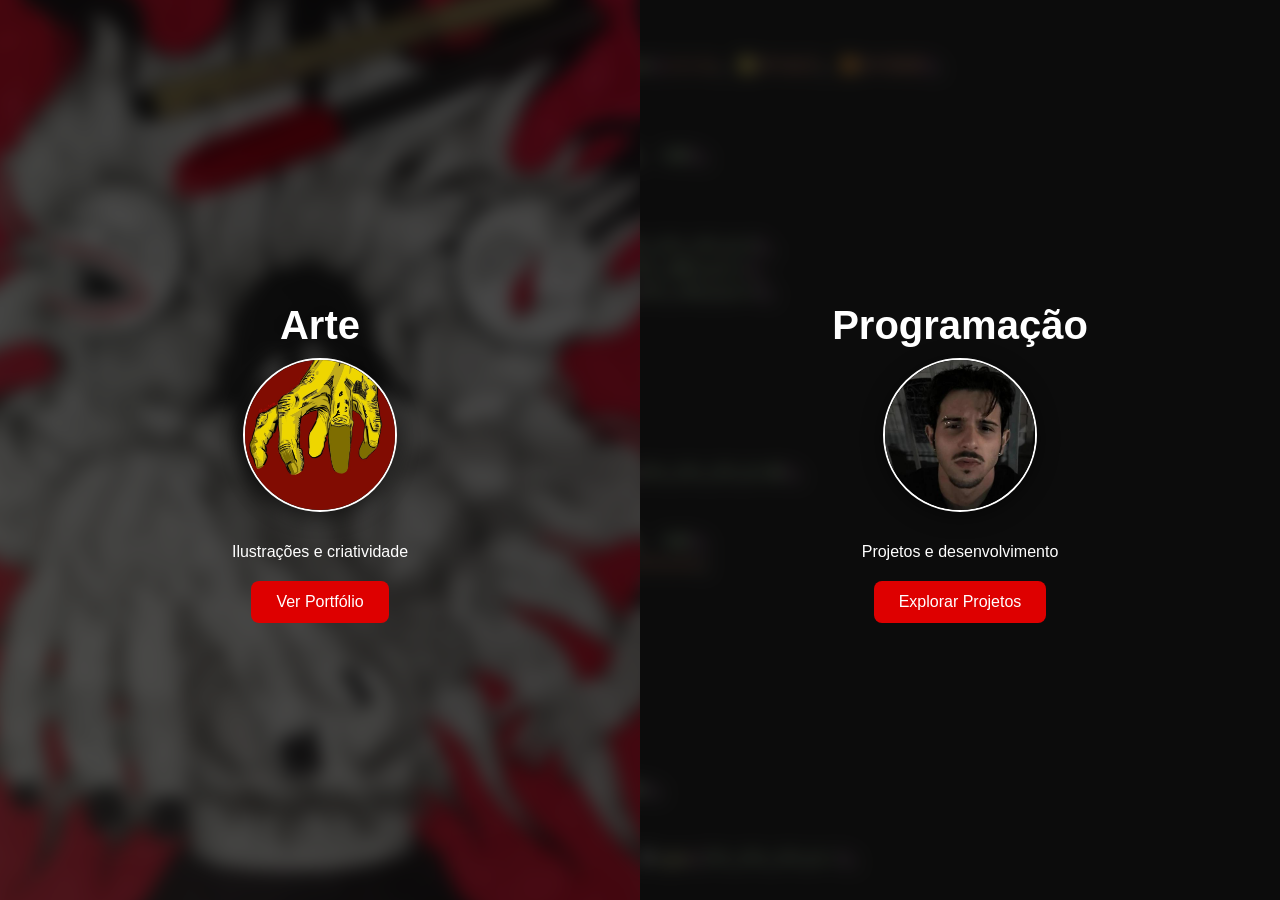
<file: index.html>
<!DOCTYPE html> 

<html lang="pt-br"> 

<head>
  <meta charset="UTF-8"> <!-- permite acentos -->
  <meta name="viewport" content="width=device-width, initial-scale=1.0"> 
  <title>Entrada</title> 
<link rel="icon" href="BaseMenu/portfolio-black-symbol_icon-icons.com_72956.ico" type="image/png">

  <link rel="stylesheet" href="style.css"> <!-- conecta o CSS -->
</head>

<body>

  <div class="split"> <!-- container principal que divide a tela -->

    <!-- LADO ARTE -->
    <div class="lado arte"> <!-- lado esquerdo -->
      <div class="overlay"> <!-- camada escura por cima da imagem -->

        <h1>Arte</h1> <!-- título -->
        <img src="imagensBase/artecapa.jpg" class="icone" alt="icone">
        
        <p>Ilustrações e criatividade</p> <!-- descrição -->

        <a href="paginaArte.html" class="button">Ver Portfólio</a> <!-- botão -->
        <!-- o # depois você troca pelo link real -->

      </div>
    </div>

    <!-- LADO PROGRAMAÇÃO -->
    <div class="lado codigo"> <!-- lado direito -->
      <div class="overlay">

        <h1>Programação</h1>
        <img src="imagensBase/perfil.jpg" class="icone" alt="icone">
        <p>Projetos e desenvolvimento</p>

        <a href="codigo.html" class="button">Explorar Projetos</a>

      </div>
    </div>

  </div>

  

</body>
</html>
</file>
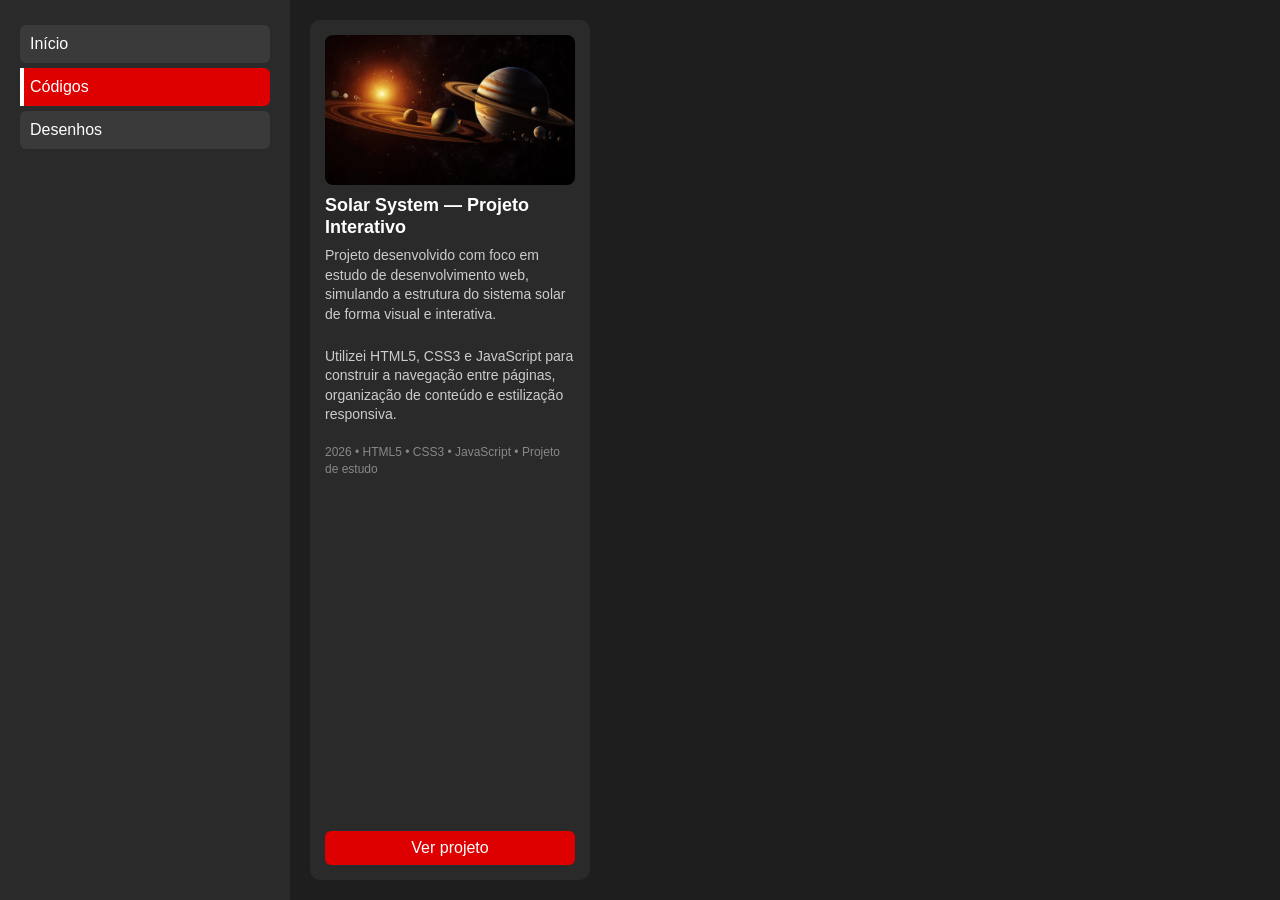
<file: codigo.html>
<!DOCTYPE html>
<html lang="pt-br">

<head>
  <meta charset="UTF-8">
  <title>Códigos</title>
  <link rel="icon" href="ArteCodigo/cod.ico" type="image/png">

  <link rel="stylesheet" href="BaseMenu/base.css">
  <link rel="stylesheet" href="BaseMenu/codigo.css">
</head>

<body>

  <div class="container">

    <aside class="menu">
      <a href="index.html">Início</a>
      <a href="codigo.html" class="ativo">Códigos</a>
      <a href="paginaArte.html">Desenhos</a>
    </aside>

    <main class="conteudo">
                <!-- CARD 1 -->
<div class="card">
    <img src="ArteCodigo/capa.jpg!w700wp">

    <h3>Solar System — Projeto Interativo</h3>

    <p>
        Projeto desenvolvido com foco em estudo de desenvolvimento web, simulando a estrutura do sistema solar de forma visual e interativa.
    </p>

    <p>
        Utilizei HTML5, CSS3 e JavaScript para construir a navegação entre páginas, organização de conteúdo e estilização responsiva.
    </p>

    <p class="info-extra">
        2026 • HTML5 • CSS3 • JavaScript • Projeto de estudo
    </p>

    <a href="https://akyelll.github.io/solar-system/" target="_blank" class="ver-mais">
        Ver projeto
    </a>
</div>
  </div>

</body>

</html>
</file>
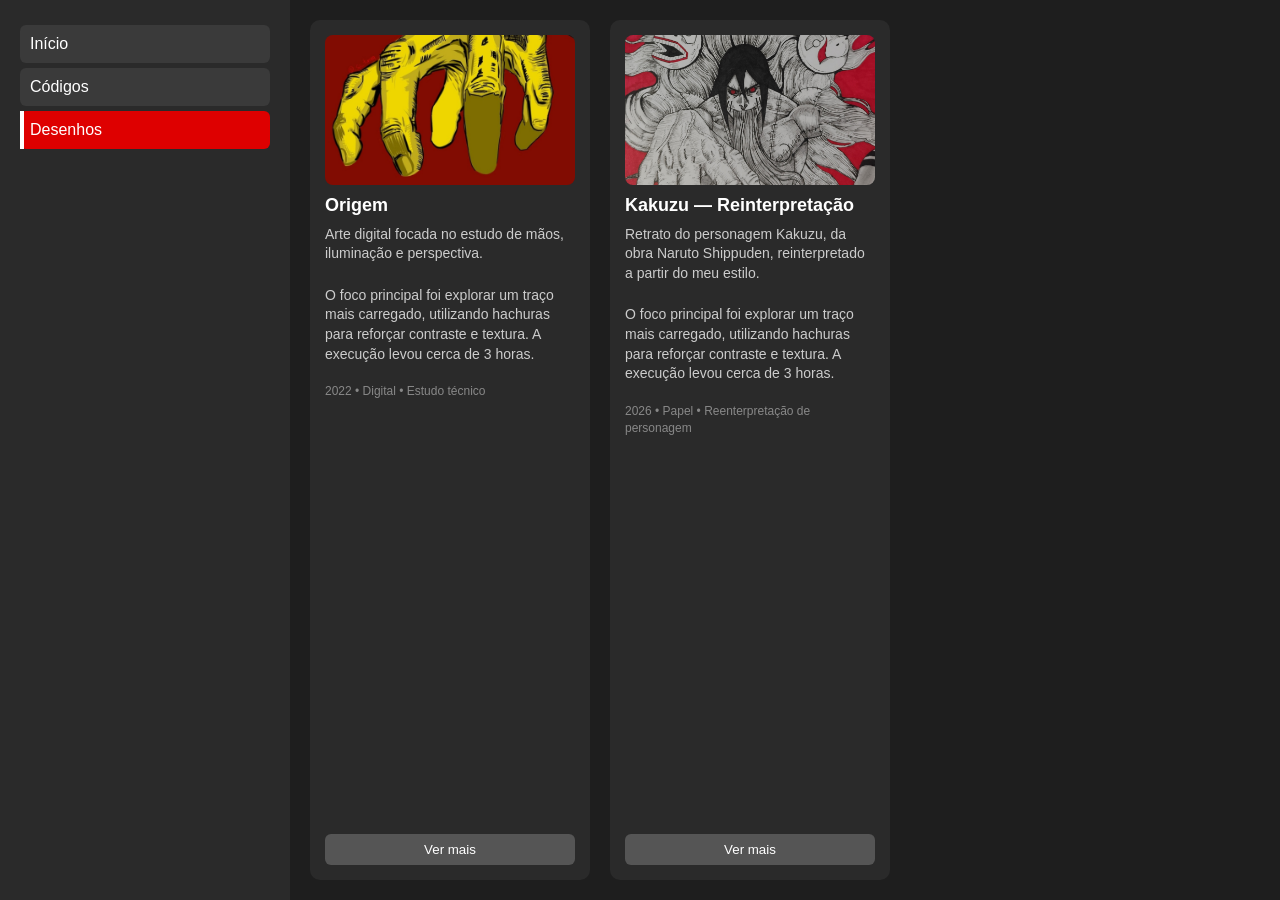
<file: paginaArte.html>
<!DOCTYPE html>
<html lang="pt-br">

<head>
    <meta charset="UTF-8">
    <title>Desenhos</title>
 <link rel="icon" href="ArtesMais/art.ico" type="image/png">
    <link rel="stylesheet" href="BaseMenu/base.css">
    <link rel="stylesheet" href="BaseMenu/arte.css">
    <link rel="stylesheet" href="BaseMenu/modal.css">

</head>

<body>

    <!-- TUDO QUE VAI RECEBER BLUR -->
    <div id="site">

        <div class="container">

            <aside class="menu">
                <a href="index.html">Início</a>
                <a href="codigo.html">Códigos</a>
                <a href="paginaArte.html" class="ativo">Desenhos</a>
            </aside>

            <main class="conteudo">

                <!-- CARD 1 -->
                <div class="card">
                    <img src="ArtesMais/artecapa.jpg">
                    <h3>Origem</h3>

                    <p>
                        Arte digital focada no estudo de mãos, iluminação e perspectiva.
                    </p>

                    <p>O foco principal foi explorar um traço mais carregado, utilizando hachuras para reforçar
                        contraste e textura. A execução levou cerca de 3 horas.
                    </p>

                    <p class="info-extra">
                        2022 • Digital • Estudo técnico
                    </p>

                    <button class="ver-mais" data-img="ArtesMais/artecapa.jpg" data-texto="Estudo de luz e composição">
                        Ver mais
                    </button>
                </div>

                <!-- CARD 2 -->
                <div class="card">
                    <img src="ArtesMais/arte.jpg">
                    <h3>Kakuzu — Reinterpretação</h3>

                    <p>
                        Retrato do personagem Kakuzu, da obra Naruto Shippuden, reinterpretado a partir do meu estilo.
                    </p>

                    <p> O foco principal foi explorar um traço mais carregado, utilizando hachuras para reforçar
                        contraste e textura. A execução levou cerca de 3 horas.
                    </p>
                    <p class="info-extra">
                        2026 • Papel • Reenterpretação de personagem
                    </p>

                    <button class="ver-mais" data-img="ArtesMais/arte.jpg"
                        data-texto="Exploração de sombra e contraste">
                        Ver mais
                    </button>
                </div>

            </main>

        </div>

    </div>

    <!-- 🔥 MODAL (fora do site) -->
    <div class="modal" id="modal">

        <span class="fechar">&times;</span>

        <img class="modal-img" id="modal-img">

        <p id="modal-texto"></p>

    </div>

    <!-- JS -->
    <script src="desenhos.js"></script>

</body>

</html>
</file>
<file: style.css>
/* ===== RESET BÁSICO ===== */
body {
  margin: 0;
  /* remove espaço padrão do navegador */
  font-family: Arial, sans-serif;
  /* define fonte padrão */
  overflow-y: scroll;
  /* faz com que a barra de rolagem seja permanete, NÃO RETIRAR SE NÃO O SITE VAI VOLTAR A BUGAR KKK*/
  overflow-x: hidden;
  /*  bloqueia rolagem lateral, NÃO RETIRAR SE NÃO O SITE VAI VOLTAR A BUGAR */
  background-color: black;
  /* cor de fundo*/
}


/* ===== CONTAINER PRINCIPAL ===== */
.split {
  display: flex;
  /* coloca os dois lados um ao lado do outro */
  min-height: 100vh;
  /* ocupa 100% da altura da tela */
}


/* ===== CADA LADO (ARTE / CÓDIGO) ===== */
.lado {
  flex: 1;
  /* cada lado ocupa metade da tela */
  position: relative;
  /* necessário para usar camadas (::before) */

  display: flex;
  /* ativa flexbox */
  justify-content: center;
  /* centraliza horizontal */
  align-items: center;
  /* centraliza vertical */

  overflow: hidden;
  /* esconde o excesso do blur */
}


/* ===== IMAGENS DE FUNDO ===== */
.arte {
  background: url('imagensBase/arte.jpg') center/cover;
  /* imagem centralizada e cobrindo todo o espaço */
}

.codigo {
  background: url('imagensBase/codigo.png') center/cover;
}


/* ===== CAMADA DE BLUR (FUNDO BORRADO) ===== */
.lado::before {
  content: "";
  /* cria um elemento invisível */

  position: absolute;
  /* posiciona dentro do .lado */
  top: 0;
  left: 0;

  width: 100%;
  height: 100%;

  background: inherit;
  /* pega automaticamente a imagem do .arte ou .codigo */

  filter: blur(8px);
  /*  aplica o desfoque SOMENTE no fundo */

  transform: scale(1.1);
  /* aumenta levemente para evitar bordas cortadas */

  z-index: 1;
  /* fica atrás do conteúdo */
}


/* ===== OVERLAY (CAMADA ESCURA + CONTEÚDO) ===== */
.overlay {
  position: relative;
  /* necessário para controlar camadas */
  z-index: 2;
  /* fica acima do fundo borrado */

  width: 100%;
  height: 100%;

  background: rgba(0, 0, 0, 0.6);
  /* camada escura para dar contraste */

  display: flex;
  /* ativa flex */
  flex-direction: column;
  /* organiza em coluna */
  justify-content: center;
  /* centraliza vertical */
  align-items: center;
  /* centraliza horizontal */

  color: white;
  /* texto branco */
  text-align: center;
  /* centraliza texto */

  transition: 0.3s;
  /* animações suaves */
}


/* ===== TEXTO ===== */
.overlay h1 {
  font-size: 40px;
  /* tamanho do título */
  margin-bottom: 10px;
  /* espaço abaixo */
}

.overlay p {
  margin-bottom: 20px;
  /* espaço antes do botão */
}


/* ===== BOTÃO ===== */
.button {
  background: #de0000;
  /* cor do botão */
  color: white;
  /* cor do texto */

  padding: 12px 25px;
  /* espaço interno */
  border-radius: 8px;
  /* bordas arredondadas */

  text-decoration: none;
  /* remove sublinhado do link */

  transition: 0.3s;
  /* animação suave */
}


/* ===== HOVER DO BOTÃO ===== */
.button:hover {
  background: white;
  /* muda fundo */
  color: black;
  /* muda texto */
}


/* ===== HOVER NO CARD ===== */
.lado:hover .overlay {
  background: rgba(0, 0, 0, 0.3);
  /* deixa mais claro ao passar o mouse */
}

.lado:hover {
  transform: scale(1.02);
  /* leve zoom no card */
}


/* ===== ÍCONE CENTRAL ===== */
.icone {
  width: 150px;
  /* largura */
  height: 150px;
  /* altura (igual = círculo perfeito) */

  border-radius: 50%;
  /* 🔥 transforma em círculo */

  object-fit: cover;
  /* evita distorção da imagem */

  margin-bottom: 15px;
  /* espaço abaixo */

  border: 2px solid white;
  /* borda branca para destaque */

  z-index: 3;
  /* garante que fique acima de tudo */

  filter: drop-shadow(0 4px 10px rgba(0, 0, 0, 0.5));
  /* sombra suave para dar profundidade */
}
</file>
<file: BaseMenu/base.css>
/* RESET */
body {
  margin: 0;
  font-family: Arial, sans-serif;
  background: #1e1e1e;
  color: white;
}

/* CONTAINER */
.container {
  display: flex;
  min-height: 100vh;
}
.icon {
  width: 18px;
  height: 18px;
}

/* MENU */
.menu {
  width: 250px;
  background: #2a2a2a;
  padding: 20px;
}

.menu a {
  display: block;
  padding: 10px;
  margin: 5px 0;
  background: #3a3a3a;
  color: white;
  text-decoration: none;
  border-radius: 6px;
  transition: 0.3s;
}

.menu a:hover {
  background: #de0000;
}

/* CONTEÚDO */
.conteudo {
  flex: 1;
  padding: 20px;
  display: flex;
  flex-wrap: wrap;
  gap: 20px;
}

/* CARD BASE */
.card {
  width: 250px;
  background: #2a2a2a;
  border-radius: 10px;
  padding: 15px;

  display: flex;
  flex-direction: column;
  transition: 0.3s;
}

.card:hover {
  transform: translateY(-5px);
}

.card img {
  width: 100%;
  height: 150px;
  object-fit: cover;
  border-radius: 8px;
}
/* TITULOS */
h1, h2, h3, h4, h5, h6 {
  margin: 0;
  font-weight: 600;
  line-height: 1.2;
}

/* HIERARQUIA GLOBAL */
h1 { font-size: 32px; }
h2 { font-size: 24px; }
h3 { font-size: 18px; }

/* CARD */
.card h3 {
  margin-top: 10px;
  font-size: 18px;
  color: #ffffff;
}

/* DESCRIÇÃO PRINCIPAL */
.card p {
  font-size: 14px;
  color: #ccc;
  margin-top: 8px;
  line-height: 1.4;
}

/* DETALHES (técnica, tempo, etc.) */
.card .info-extra {
  font-size: 12px;
  color: #888;
  margin-top: 5px;
}
.rodape {
  background: #000; /* fundo preto */
  color: #ccc; /* texto levemente suave (não branco puro) */
  text-align: center; /* centraliza texto */
  padding: 15px 0; /* espaço interno */
  margin-top: 40px; /* separa do conteúdo */
  font-size: 12px;
  
}
.rodape p {
  margin: 0;
  letter-spacing: 1px; /* melhora leitura */
}
.menu a.ativo {
  background: #de0000;
  position: relative;
}

.menu a.ativo::before {
  content: "";
  position: absolute;
  left: 0;
  top: 0;
  width: 4px;
  height: 100%;
  background: white;
}
</file>
<file: BaseMenu/codigo.css>
/* estilo exclusivo de códigos */

.card a {
  margin-top: auto;
  padding: 8px;
  background: #de0000;
  color: white;
  text-align: center;
  text-decoration: none;
  border-radius: 6px;
}

.card a:hover {
  background: white;
  color: black;
}
</file>
<file: BaseMenu/arte.css>
/* estilo exclusivo de desenhos */

.card button {
  margin-top: auto;
  padding: 8px;
  background: #555;
  color: white;
  border: none;
  border-radius: 6px;
  cursor: pointer;
}

.card button:hover {
  background: #de0000;
}
</file>
<file: BaseMenu/modal.css>
/* FUNDO ESCURO */
.modal {
  display: none;
  /* começa escondido */

  position: fixed;
  top: 0;
  left: 0;

  width: 100%;
  height: 100%;

  background: rgba(0, 0, 0, 0.8);
  /* fundo cinza escuro */

  justify-content: center;
  align-items: center;
  flex-direction: column;

  z-index: 999;
}

/* IMAGEM */
.modal-img {
  max-width: 80%;
  max-height: 70%;
  border-radius: 10px;
}

/* TEXTO */
#modal-texto {
  color: white;
  margin-top: 15px;
  text-align: center;
}

/* BOTÃO FECHAR */
.fechar {
  position: absolute;
  top: 20px;
  right: 40px;

  font-size: 40px;
  color: white;
  cursor: pointer;
}
</file>
